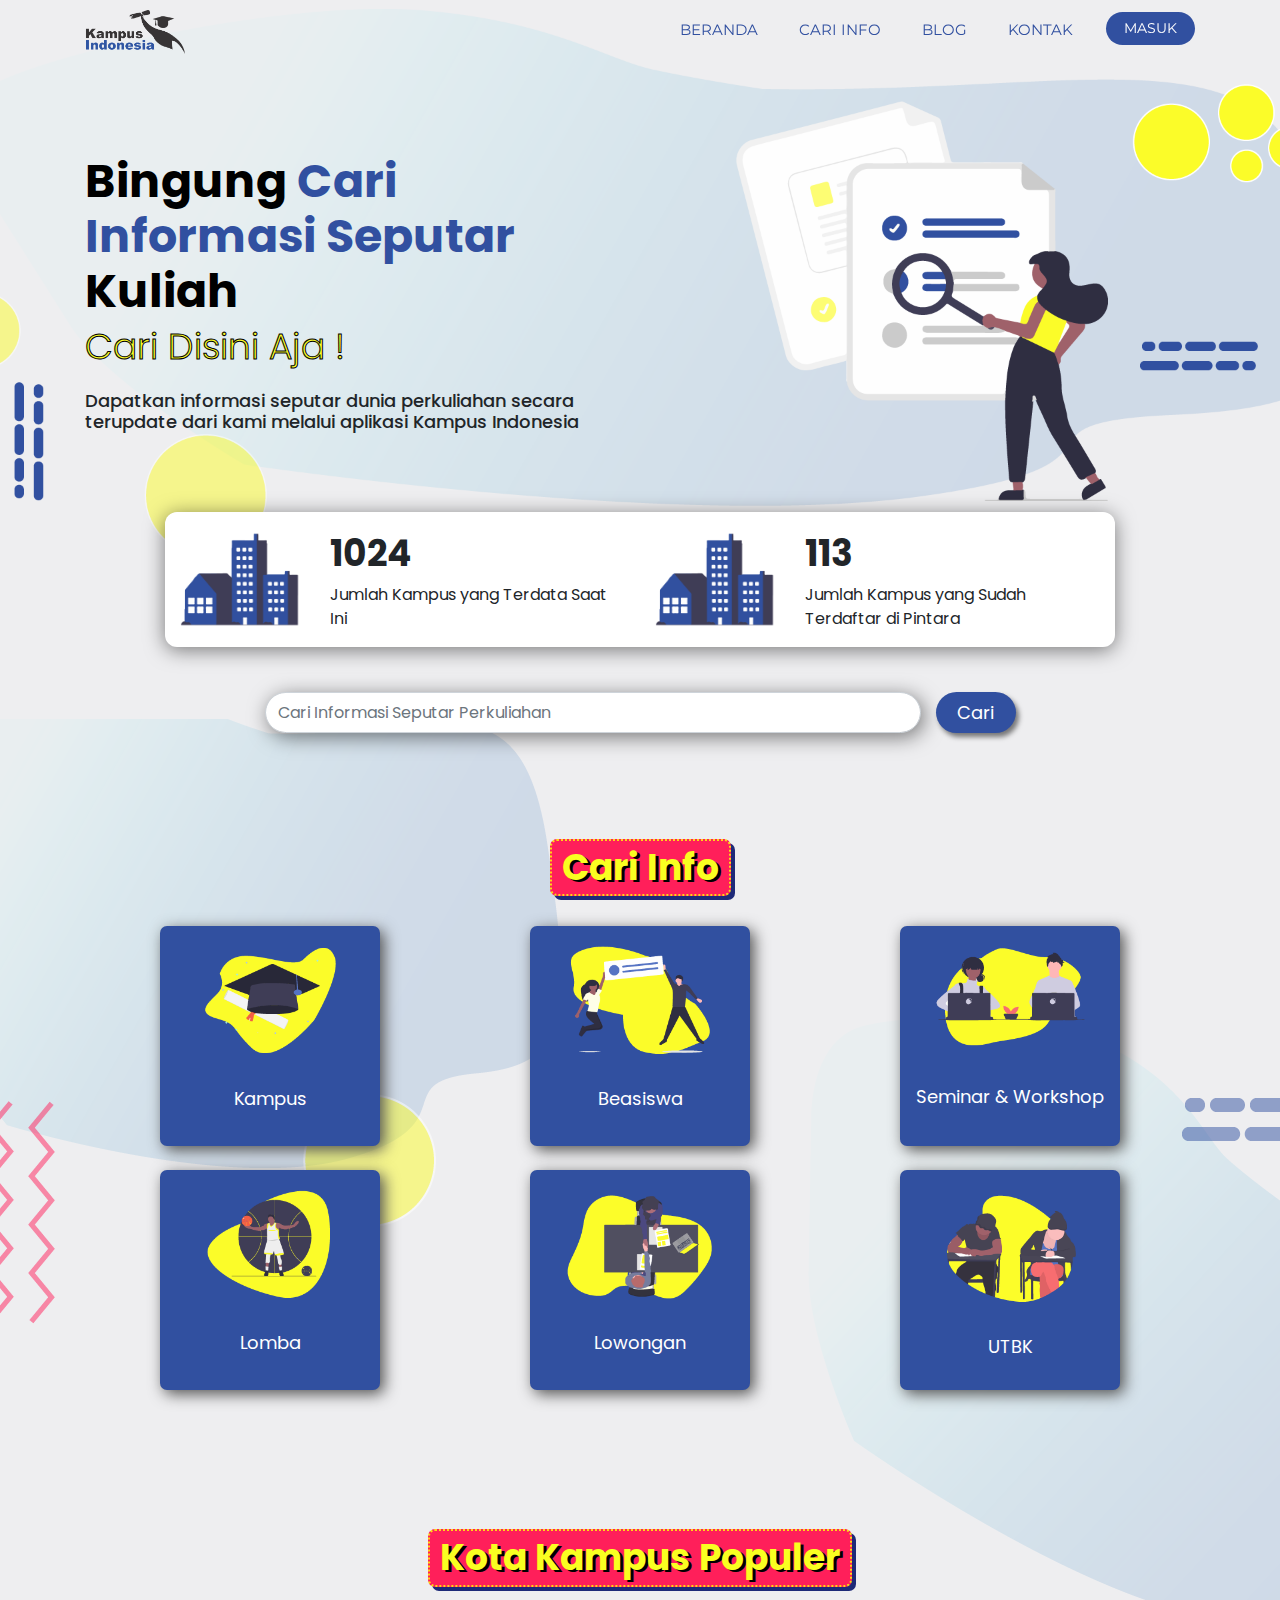
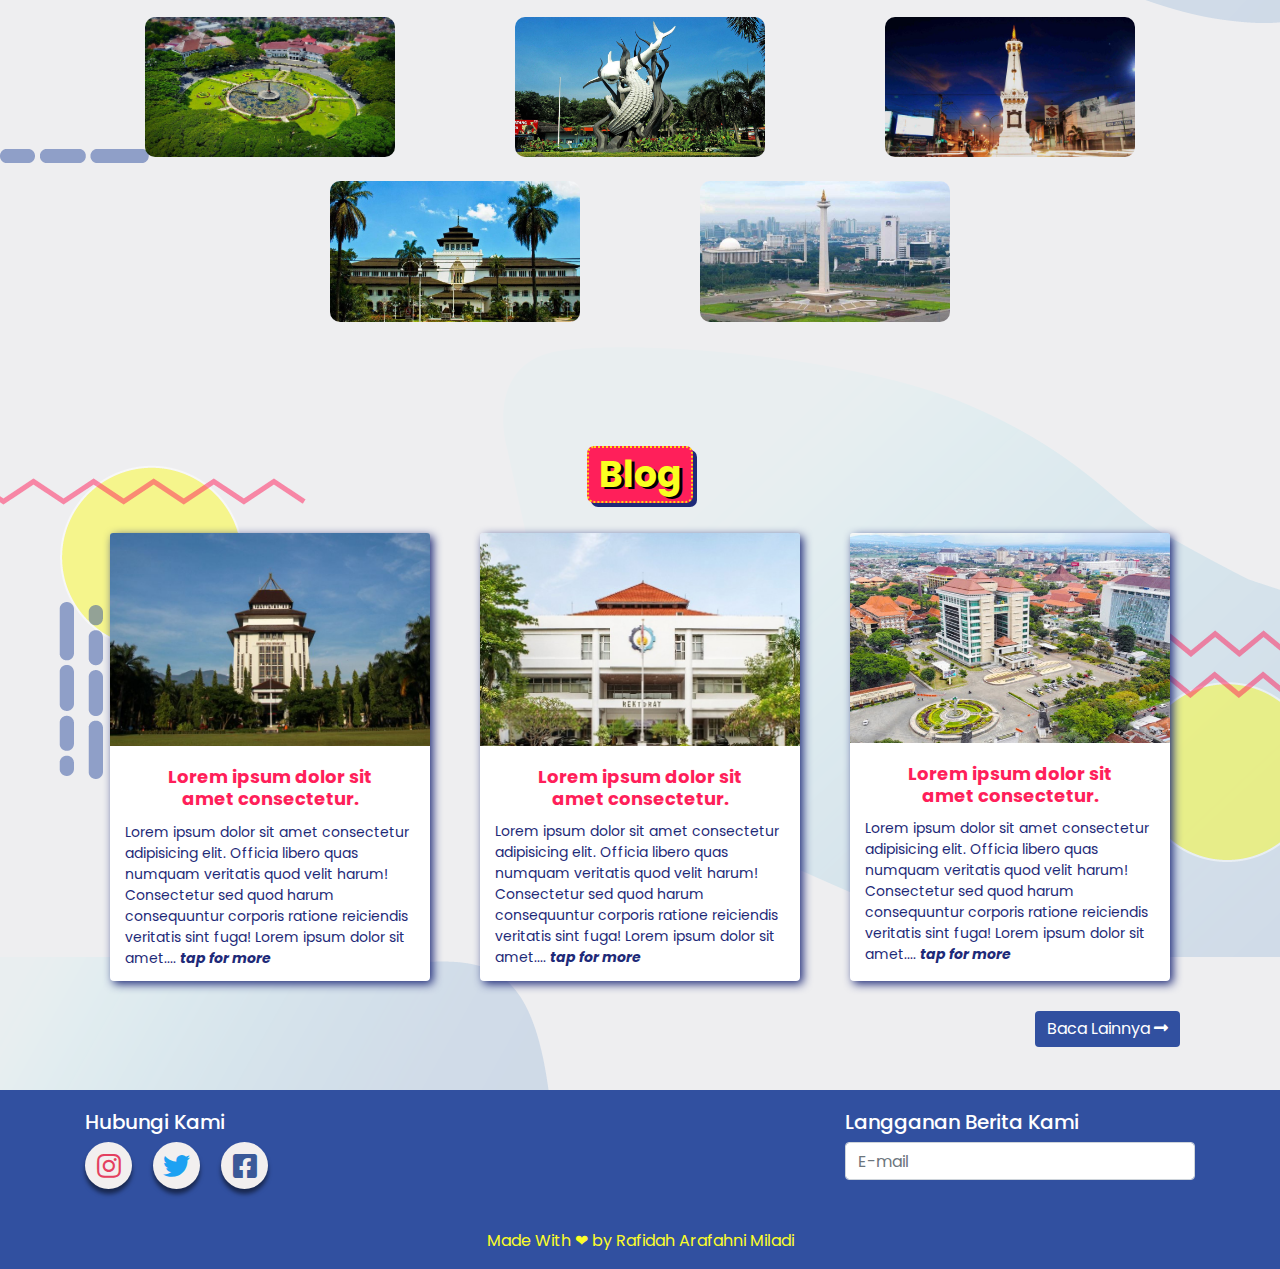
<file: index.html>
<!doctype html>
<html lang="en">

    <head>        
        <!-- Required meta tags -->
        <meta charset="utf-8">
        <meta name="viewport" content="width=device-width, initial-scale=1, shrink-to-fit=no">

        <!-- Bootstrap CSS -->
        <link rel="stylesheet" href="https://stackpath.bootstrapcdn.com/bootstrap/4.5.2/css/bootstrap.min.css" integrity="sha384-JcKb8q3iqJ61gNV9KGb8thSsNjpSL0n8PARn9HuZOnIxN0hoP+VmmDGMN5t9UJ0Z" crossorigin="anonymous">

        <!-- Custom CSS -->
        <link rel="stylesheet" href="style.css">

        <!-- Fonts -->
        <link href="https://fonts.googleapis.com/css2?family=Poppins:wght@500&display=swap" rel="stylesheet">
        <link href="https://fonts.googleapis.com/css2?family=Montserrat:wght@700&display=swap" rel="stylesheet">

        <!-- Font awesome -->        
        <link rel="stylesheet" href="https://use.fontawesome.com/releases/v5.14.0/css/all.css" integrity="sha384-HzLeBuhoNPvSl5KYnjx0BT+WB0QEEqLprO+NBkkk5gbc67FTaL7XIGa2w1L0Xbgc" crossorigin="anonymous">
        <link rel="stylesheet" href="https://cdnjs.cloudflare.com/ajax/libs/font-awesome/5.14.0/css/all.min.css">


        <link rel="icon" type="image/png" href="asset/logo.png" >
        <title>Kampus Indonesia</title>
    </head>

    <body>
        <!-- NAVBAR -->
        <nav class="navbar fixed-top navbar-expand-lg navbar-light navnav">
            <div class="container">
                <a class="navbar-brand" href="#"><img src="asset/logo.png" width="100px"></a>
                <button class="navbar-toggler" type="button" data-toggle="collapse" data-target="#navbarNavAltMarkup"aria-controls="navbarNavAltMarkup" aria-expanded="false" aria-label="Toggle navigation">
                    <span class="navbar-toggler-icon"></span>
                </button>
                <div class="collapse navbar-collapse" id="navbarNavAltMarkup">                    
                    <ul class="navbar-nav ml-auto">
                        <li class="nav-item active">
                            <a class="nav-link" href="#">Beranda<span class="sr-only">(current)</span></a>
                        </li>
                        <li class="nav-item">
                            <a class="nav-link" href="#fitur">Cari Info</a>
                        </li>
                        <li class="nav-item">
                            <a class="nav-link" href="#blog">Blog</a>
                        </li>
                        <li class="nav-item">
                            <a class="nav-link" href="#footer">Kontak</a>
                        </li>
                        <li class="nav-item">
                            <a class="btn btn-primary tombol" data-toggle="modal" data-target="#modalSignIn" href="">Masuk</a>                                                
                        </li>                          
                    </ul>                    
                </div>
            </div>
        </nav>
        <!-- AKHIR NAVBAR -->

        <!-- JUMBOTRON -->
        <div class="jumbotron jumbotron-fluid">            
            <div class="container">
                <div class="row">
                    <div class="col-6">
                        <h1 class="display-4"> <span> Bingung </span> Cari Informasi Seputar <span> Kuliah</span></h1>
                        <p class="lead">Cari Disini Aja !</p>
                        <h6>Dapatkan informasi seputar dunia perkuliahan secara terupdate dari kami melalui aplikasi Kampus Indonesia</h6>
                    </div>
                    <div class="col-6"></div>
                </div>                                            
            </div>
        </div>
        <!-- AKHIR JUMBOTRON -->        

        <div class="bg-scroll">
            <div class="container">

                <!-- Info Panel --> 
                <div class="info">
                    <div class="row justify-content-center">
                        <div class="col-10 info-panel">
                            <div class="row">                            
                                <div class="col-lg">
                                    <img src="asset/kamp.png" alt="info" title="info" width="120px" class="float-left">
                                    <h4><b>1024</b></h4>
                                    <p>Jumlah Kampus yang Terdata Saat Ini</p>
                                </div>
                                <div class="col-lg">
                                    <img src="asset/kamp.png" alt="info" title="info" width="120px" class="float-left">
                                    <h4><b>113</b></h4>
                                    <p>Jumlah Kampus yang Sudah Terdaftar di Pintara</p>
                                </div>
                            </div>
                        </div>
                    </div>
                </div>               
                <!-- Akhir Info Panel -->
                
                <!-- Search Bar -->
                <div class="search-bar">                    
                    <div class="container">
                        <form action="">
                            <div class="form-group onerow">						
                                <input type="text" class="form-control" name="search" placeholder="Cari Informasi Seputar Perkuliahan">
                                <button class="btn btn-primary" type="submit">Cari</button>  		
                            </div>
                        </form>
                    </div>
                </div> 
                <!-- Akhir Search Bar  -->
            </div>                           
        </div>

        <div class="bg-scroll-2">
            <div class="container"> 

                <!-- Fitur -->
                <div class="fitur" id="fitur">
                    <div class="container">
                        <div class="row text-center">
                            <div class="col-12">
                                <h3 class="sub">Cari Info </h3>
                            </div>
                        </div>
                        <div class="row text-center">
                            <div class="col-lg-4 col-md-4 mb-4">                                
                                <a href="" >
                                    <div class="rect">
                                        <img src="asset/kampus_1.png" alt="" width="">
                                        <p>Kampus</p>
                                    </div>                            
                                </a>                            
                            </div>
                            <div class="col-lg-4 col-md-4 mb-4">
                                <a href="">
                                    <div class="rect">
                                        <img src="asset/beasiswa_1.png" alt="" width="">
                                        <p>Beasiswa</p>
                                    </div>     
                                </a>   
                            </div>
                            <div class="col-lg-4 col-md-4 mb-4">
                                <a href="">
                                    <div class="rect">
                                        <img src="asset/seminar_1.png" alt="" width="">
                                        <p>Seminar & Workshop</p>
                                    </div>     
                                </a>   
                            </div>
                        </div>
                        <div class="row text-center">
                            <div class="col-lg-4 col-md-4 mb-4 ">
                                <a href="">
                                    <div class="rect">
                                        <img src="asset/lomba_1.png" alt="" width="">
                                        <p>Lomba</p>
                                    </div>     
                                </a>   
                            </div>
                            <div class="col-lg-4 col-md-4 mb-4 ">
                                <a href="">
                                    <div class="rect">
                                        <img src="asset/kerja_1.png" alt="" width="">
                                        <p>Lowongan</p>
                                    </div>     
                                </a>   
                            </div>
                            <div class="col-lg-4 col-md-4 mb-4">
                                <a href="">
                                    <div class="rect">
                                        <img src="asset/utbk_1.png" alt="" width="" class="mt-4">
                                        <p>UTBK</p>
                                    </div>     
                                </a>   
                            </div>
                        </div> 
                    </div>      
                </div> 
                <!-- Akhir Fitur  -->     
                
                <div class="kota">
                    <div class="container">
                        <div class="row text-center">
                            <div class="col-12">
                                <h3 class="sub">Kota Kampus Populer</h3>
                            </div>
                        </div>
                        <div class="row">
                            <div class="col-lg-4 col-md-12 d-flex justify-content-center mb-4">
                                <div class="box">
                                    <a href="">
                                        <img src="asset/malang1.jpg" alt="" class="image-kota">
                                        <div class="middle">
                                            <div class="text">Malang</div>
                                        </div>
                                    </a>
                                </div>
                            </div>
                            <div class="col-lg-4 col-md-12 d-flex justify-content-center mb-4">
                                <div class="box">
                                    <a href="">
                                        <img src="asset/surabaya.jpg" alt="" class="image-kota">
                                        <div class="middle">
                                            <div class="text">Surabaya</div>
                                        </div>
                                    </a>
                                </div>
                            </div>
                            <div class="col-lg-4 col-md-12 d-flex justify-content-center mb-4">
                                <div class="box">
                                    <a href="">
                                        <img src="asset/jogja.jpg" alt="" class="image-kota">
                                        <div class="middle">
                                            <div class="text">Jogja</div>
                                        </div>
                                    </a>
                                </div>
                            </div>                            
                        </div>                        
                        <div class="row text-center d-flex justify-content-center ">
                            <div class="col-lg-4 col-md-12 d-flex justify-content-center mb-4">
                                <div class="box">
                                    <a href="">
                                        <img src="asset/bandung.jpg" alt="" class="image-kota">
                                        <div class="middle">
                                            <div class="text">Bandung</div>
                                        </div>
                                    </a>
                                </div>     
                            </div>                           
                            <div class="col-lg-4 col-md-12  d-flex justify-content-center">
                                <div class="box">
                                    <a href="">
                                        <img src="asset/jakarta.jpg" alt="" class="image-kota">
                                        <div class="middle">
                                            <div class="text">Jakarta</div>
                                        </div>
                                    </a>
                                </div>
                            </div>                            
                        </div>
                    </div>
                </div>
                <!-- Akhir Kota Kampus -->

                <!-- Blog -->
                <div class="blog text-center" id="blog">
                    <div class="container">
                        <div class="row">
                            <div class="col-12">
                                <h3 class="sub">Blog</h3>
                            </div>					
                        </div>
                        <div class="row">
                            <div class="col-lg-4 col-md-12 col-sm-12 d-flex justify-content-center">
                                <div class="card" style="width: 20rem; height: 28rem;">
                                    <a href="">
                                        <img src="asset/ub.jpg" class="card-img-top" alt="...">
                                        <div class="card-body">
                                        <div class="card-body">
                                            <h5 class="card-title text-center">Lorem ipsum dolor sit amet consectetur.</h5>
                                            <p class="card-text text-left">Lorem ipsum dolor sit amet consectetur adipisicing elit. Officia libero quas numquam veritatis quod velit harum! Consectetur sed quod harum consequuntur corporis ratione reiciendis veritatis sint fuga! Lorem ipsum dolor sit amet....
                                                <b><em>tap for more</em></b></p>									
                                        </div>
                                    </a>
                                    </div>
                                  </div>
                            </div>
                            <div class="col-lg-4 col-md-12 col-sm-12 d-flex justify-content-center">
                                <div class="card" style="width: 20rem; height: 28rem;">
                                    <a href="">
                                        <img src="asset/ITS.jpg" class="card-img-top" alt="...">
                                        <div class="card-body">
                                        <div class="card-body">
                                            <h5 class="card-title text-center">Lorem ipsum dolor sit amet consectetur.</h5>
                                            <p class="card-text text-left">Lorem ipsum dolor sit amet consectetur adipisicing elit. Officia libero quas numquam veritatis quod velit harum! Consectetur sed quod harum consequuntur corporis ratione reiciendis veritatis sint fuga! Lorem ipsum dolor sit amet....
                                                <b><em>tap for more</em></b></p>									
                                        </div>
                                    </a>
                                    </div>
                                  </div>
                            </div>
                            <div class="col-lg-4 col-md-12 col-sm-12 d-flex justify-content-center">
                                <div class="card" style="width: 20rem; height: 28rem;">
                                    <a href="">
                                        <img src="asset/um.jpg" class="card-img-top" alt="..." height="210px">
                                        <div class="card-body">
                                        <div class="card-body">
                                            <h5 class="card-title text-center">Lorem ipsum dolor sit amet consectetur.</h5>
                                            <p class="card-text text-left">Lorem ipsum dolor sit amet consectetur adipisicing elit. Officia libero quas numquam veritatis quod velit harum! Consectetur sed quod harum consequuntur corporis ratione reiciendis veritatis sint fuga! Lorem ipsum dolor sit amet....
                                                <b><em>tap for more</em></b></p>									
                                        </div>
                                    </a>
                                    </div>
                                  </div>
                            </div>
                        </div>
                        <div class="row mb-5">
                            <div class="col-lg-12 text-right">
                                <button type="button" class="btn btn-danger">Baca Lainnya <i class="fas fa-long-arrow-alt-right"></i></button>
                            </div>
                        </div>                        
                    </div>
                </div>                            
            </div>
        </div>

        
        <div class="footer" id="footer">
            <div class="container">				
                <div class="row  justify-content-center">
                    <div class="col-lg-3 text-left mb-3">
                        <h5>Hubungi Kami</h5>
                        <div class="social-icons">
                            <ul>
                                <li><a href="" target="_blank"><i class="fab fa-instagram inst"></i></a></li>
                                <li><a href="" target="_blank"><i class="fab fa-twitter twt"></i></a></li>					
                                <li><a href="" target="_blank"><i class="fab fa-facebook-square fb"></i></a></li>						
                            </ul>
                        </div>
                    </div>
                    <div class="col-lg-5"></div>
                    <div class="col-lg-4 text-left">	
                        <h5>Langganan Berita Kami</h5>
                        <form action="" method="post">
                            <div class="form-group">
                                <input type="text" name="username" class="form-control" placeholder="E-mail">
                            </div>                                                               
                        </form>          
                    </div>
                </div>				
                <div class="row">
                    <div class="col-lg-12 text-center mt-2">
                        <p>Made With ❤ by Rafidah Arafahni Miladi </p>                        
                    </div>
                </div>                        
            </div>                    
        </div>        
        
        


        <!-- Modal -->        
        <div class="modal fade" tabindex="-1" role="dialog" id="modalSignIn">
            <div class="modal-dialog" role="document">
                <div class="modal-content">
                    <div class="modal-header">
                        <div class="col-lg-12 text-center">                            
                            <button type="button" class="close text-right" data-dismiss="modal" aria-label="Close">
                                <span aria-hidden="true">&times;</span>                                                                
                        </div>
                        
                    </button>
                    </div>
                    <div class="modal-body">
                        <form action="" method="post">
                            <div class="form-group">
                                <input type="text" name="username" class="form-control" placeholder="Username">
                            </div>
                            <div class="form-group">
                                <input id="password-field" type="password" class="form-control" name="password" placeholder="Password">
                                <span toggle="#password-field" class="fa fa-fw fa-eye field-icon toggle-password"></span>                        
                            </div>                                        
                        </form> 
                        <p>Belum Punya Akun? <a href="">Daftar</a></p>         
                    </div>
                    <div class="modal-footer">
                        <button type="button" class="btn btn-success" data-dismiss="modal" >Sign In</button>                                  
                    </div>
                </div>
            </div>
        </div>  
        


        <!-- Optional JavaScript -->
        <!-- jQuery first, then Popper.js, then Bootstrap JS -->
        <script src="https://code.jquery.com/jquery-3.5.1.slim.min.js"
        integrity="sha384-DfXdz2htPH0lsSSs5nCTpuj/zy4C+OGpamoFVy38MVBnE+IbbVYUew+OrCXaRkfj"
        crossorigin="anonymous"></script>
        <script src="https://cdn.jsdelivr.net/npm/popper.js@1.16.1/dist/umd/popper.min.js"
        integrity="sha384-9/reFTGAW83EW2RDu2S0VKaIzap3H66lZH81PoYlFhbGU+6BZp6G7niu735Sk7lN"
        crossorigin="anonymous"></script>
        <script src="https://stackpath.bootstrapcdn.com/bootstrap/4.5.2/js/bootstrap.min.js"
        integrity="sha384-B4gt1jrGC7Jh4AgTPSdUtOBvfO8shuf57BaghqFfPlYxofvL8/KUEfYiJOMMV+rV"
        crossorigin="anonymous"></script>
        
        <script src="script.js"></script>
        <!-- <script>
            $(".toggle-password").click(function() {
                $(this).toggleClass("fa-eye fa-eye-slash");
                var input = $($(this).attr("toggle"));
                if (input.attr("type") == "password") {
                    input.attr("type", "text");
                } else {
                    input.attr("type", "password");
                }
            });
        </script>

        <script>
            $(window).scroll(function(){
                $('nav').toggleClass('scrolled', $(this).scrollTop()>30);
            });
        </script> -->
        
    </body>

</html>
</file>
<file: style.css>
html{
    scroll-behavior: smooth;
}
* {
    margin: 0;
    padding: 0;
    box-sizing: border-box;
}
body{
    font-family: 'Poppins', sans-serif !important;
}


/*=== NAVBAR === */
.navbar-brand img{    
    position: absolute;
    top: 10px !important;
    margin: 0;        
}

.navbar {
    background-color:white;
    -webkit-filter: drop-shadow(0, 0, 0, 0.7);
    filter: drop-shadow(0, 0, 0, 1);   
    transition: 0.5s all ease-in;        
}
    
.navbar-nav{        
    margin-top: 20px;
    text-align: right;
    padding-bottom: 10px;
}

.nav-link{    
    color: #3150a0 !important;
    font-size: 14px !important;                
    font-family: 'Montserrat', sans-serif !important;
    position:sticky ;    
}
.tombol{
    background-color: #3150a0 !important;
    color: white;
    font-size: 14px !important;                
    border-radius: 50px;
    border: none;
}
   
/* ##### AKHIR NAVBAR ##### */



/* === JUMBOTRON ===*/
.jumbotron{
    background-image: url(asset/newest.png);
    background-position: center;
    background-size: cover;        
    text-align: left;
    height: 550px !important;  
    position: relative;    
}
.jumbotron .display-4{
    font-family: 'Poppins' !important;
    color:  #3150a0	;
    margin-top: 90px !important;
    font-weight: 700;
    font-size: 36px;    
}
.display-4 span{
    color: black;       
}
.lead{
    color: #fcfd29;
    font-size: 26px !important;
    -webkit-text-stroke: 1px  black;    
}
.jumbotron h6{    
    font-size: 12px;    
}
/* ###### AKHIR JUMBOTRON ######*/


/* ======= INFO PANEL ========= */
.info-panel{
    background-color: white;
    box-shadow: 0 3px 20px rgba(0, 0, 0, .5);
    border-radius: 12px;
    margin-top: -40px;
    padding-top: 20px;    
}

.info-panel img{
    margin-right: 30px;
    margin-bottom: 20px;
}

.info-panel h4{        
    font-size: 36px;
}
/* ##### AKHIR INFO PANEL ###### */


/* ====== SEARCH BAR ======= */
.search-bar .form-group {
	width: 100% ;
	justify-content: center;
	margin-top: 45px;    
}
.onerow {
	display: flex;	
}
.search-bar .form-control{
	width: 656px !important;
	height: 41px;
	border-radius: 50px !important;	
	margin-right: 15px;
    box-shadow: 3px 4px 20px rgba(0, 0, 0, .5);
}
.search-bar button{        	
	font-size: 18px;
	border-radius: 50px;
	width: 80px;
	color: white;
	background-color: #3150a0;
	border: none;
    box-shadow: 3px 4px 5px rgba(0, 0, 0, .5);
}



/* ======= BACKGROUND ======= */
.bg-scroll{
    background-image: url(asset/polos.png);
    background-color: white !important;
    margin-top: -50px;
    -ms-overflow-style: none;
    scrollbar-width: none;
    display: flex;
    justify-content: center;
    align-items: center;
}
.bg-scroll-2{
    background-image: url(asset/bg.png);
        
}

.sub {
    font-size: 28px;
    font-weight: bolder;
    background-color: #FF1F5A;
    width: fit-content;
    padding: 5px 10px 5px 10px;
    color: #F9FF21;
    text-shadow: black 3px 2px;
    margin: auto; 
    margin-top: 120px; 
    box-shadow: 4px 4px #1E2A78;
    border: 2px dotted #FFD615;
    border-radius: 7px;
    margin-bottom: 30px;
}


/* ====== FITUR ========= */
.fitur{
    margin-top: -30px;
    padding-bottom: 25px;
}

.rect{    
    width: 220px;
    height: 220px;
    background-color: #3150a0;
    color: white;
    box-shadow: 4px 4px 15px rgb(80, 80, 80); 
    border-radius: 7px;
    transition: ease-out .2s;
    margin: auto;    
}

.rect:hover {
    transform: scale(0.95);
    color: #fcfd29;
}

.rect img{
    margin-top: 20px;
    width: 150px;
}

.rect p{
    margin-top: 30px;
    font-size: 18px;
}
/* ##### AKHIR FITUR ##### */


/* ===== BLOG ====== */
.blog{
    margin-top: -30px;
    padding-bottom: 25px;
}
.card{      
    border: none;    
    box-shadow: 3px 3px 10px #1E2A78;
    transition: ease-out .2s;
    margin-bottom: 30px;
}
.card:hover{
    transform: scale(1.05);    
}
.card a{
    text-decoration: none;
}
.card-title{
    font-family: 'Poppins', serif;
    font-size: 18px;
    font-weight: bold;
    color: #FF1F5A;
    margin-top: -20px;
}
.card-text{
    font-family: 'Poppins', serif;
    font-size: 14px;
    color: #1E2A78;    
    margin-left: -25px;
    margin-right: -30px;
}
.blog button{
    background-color: #3150a0;
    color: white;
    border: none;    
}
.blog button:hover{    
    background-color: black; 
    
} 
/* #### AKHIR BLOG ##### */


/* ==== KOTA === */
.kota{    
    margin-top: -30px;
    padding-bottom: 10px;
}

.image-kota {
    opacity: 1;
    display: block;
    width: 100%;
    height: auto;
    transition: .5s ease;
    backface-visibility: hidden;
}


.box img{    
    width: 200px;
    border-radius: 10px;        
}
  
.middle {
    transition: .5s ease;
    opacity: 0;
    position: absolute;
    top: 50%;
    left: 50%;
    transform: translate(-50%, -50%);
    -ms-transform: translate(-50%, -50%);
    text-align: center;
}
.box:hover .image-kota {
    opacity: 0.3;
}

.box:hover .middle {
    opacity: 1;
}

.text {    
    font-weight: bold;
    color: #1E2A78;
    font-size: 26px;
    padding: 16px 32px;
}
/*  */





/* ==== Contact ==== */
.social-icons li{
    text-decoration: none !important;
    display: inline-block;            
    margin-right: 17px;
}


.social-icons ul li a {
    position: relative;
    display: block;
    width: 47px;
    height: 47px;
    border-radius: 50%;    
    background-color: #F2EFEF;
    text-align: center;
    transition: .6s;
    box-shadow: 0 5px 4px rgba(0, 0, 0, .5);
}
.social-icons ul li .fab {
    font-size: 27px;    
    line-height: 48px;        
    
}

.social-icons ul li:nth-child(1) a{
    color: #e4405f;
}

.social-icons ul li:nth-child(2) a{
    color: #1DA1F2;
}

.social-icons ul li:nth-child(3) a{
    color: #3b5998;
}

.social-icons ul li:nth-child(1) a:hover {
    color: white;
    background-color: #e4405f;
}
.social-icons ul li:nth-child(2) a:hover {
    color: white;
    background-color:  #1DA1F2;
}

.social-icons ul li:nth-child(3) a:hover {
    color: white;
    background-color: #3b5998;
}

/*  */




/* ==== Footer ==== */
.footer{
    padding: 20px 0 0 0;
    color: white;
    background-color: #3150a0;
    text-align: center;
    margin-top: -30px;
}

.footer p{
    color: #fcfd29;
}



/* ==== MODAL LOGIN ==== */
.modal-header img{    
    width: 110px;  
    margin-left: 35px;       
}
.modal-body p{
    margin-top: 20px;
    font-size: 14px;    
}
.modal-footer button{
    background-color: #3150a0 !important;
    border: none;
    border-radius: 50px;
}
.field-icon {
    float: right;
    margin-top: -25px;
    margin-right: 5px;
    position: relative;
    z-index: 2;
}
.eye{
    position: absolute;
}





/* DESKTOP VER */
@media (min-width: 992px) {

    /* Navbar */
    .navnav{
        background-color: transparent;
    }
    .navnav.scrolled{
        background-color: white!important;
    }
    .navbar-brand img {
        position: absolute;
        top: 15px;
        margin: 0;        
    }          
    .navbar {
        height: 60px;
        
    }
    .nav-link {
        margin-right: 25px;
        margin-top: -10px;
        text-transform: uppercase;
        color: #3150a0 !important;
        font-size: 15px !important;
        font-family: 'Montserrat', sans-serif !important;
    }    
    .nav-link:hover::after{
        content: '';        
        display: block;
        border-bottom: 3px solid black !important;        
        margin: auto !important;
        margin-bottom: -8px !important;
        width: 50% !important;
        padding-bottom: 5px;                
    }
    
  
  
    /*---- Jumbotron -----*/
    .jumbotron{        
        height: 570px !important;
    }    
    .jumbotron .display-4{        
        font-size: 46px;    
    }
    .lead{    
        font-size: 36px !important;        
    }
    .jumbotron p{
        font-size: 24px;
        margin-top: -8px;        
    }
    .jumbotron h6{    
        font-size: 18px;    
    }
    .box img{
        width: 250px;
    }

    .sub{
        font-size: 36px;
    }
   
    
    
    /* Modal */

    .field-icon {
        float: right;    
        margin-top: -25px;
        margin-right: 5px;
        position: relative;
        z-index: 2;
    }
    .modal-footer button{
        background-color: #55803A;
        border: none;
    }

    .modal-footer button:hover{
        background-color: black !important;
        border: none;
    }
    

    .tombol{
        text-transform: uppercase;
        font-family: 'Montserrat', sans-serif !important;
        background-color:#3150a0;
        margin-top: -10px;        
        border: none;
        border-radius: 50px;                
        padding-right: 18px;
        padding-left: 18px;             
    }

    .tombol:hover{
        background-color: black !important;
    }


}
</file>
